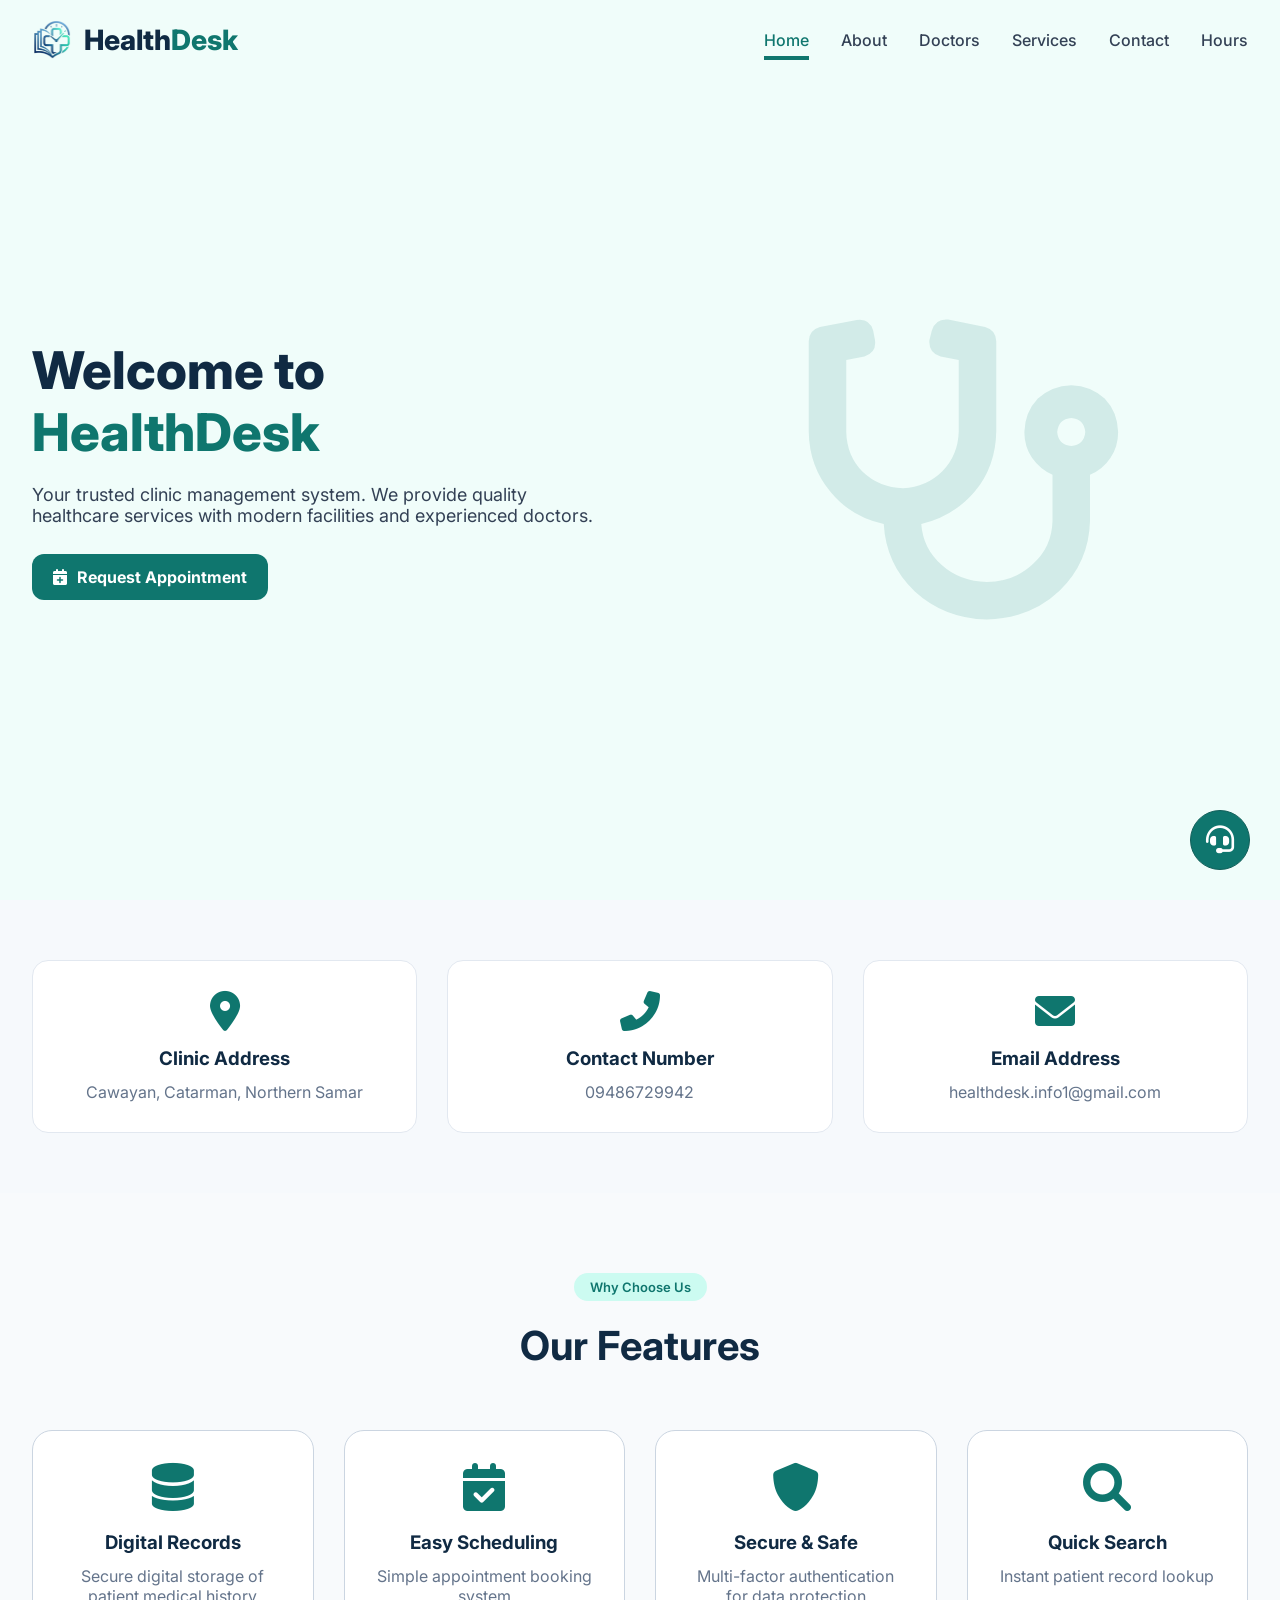
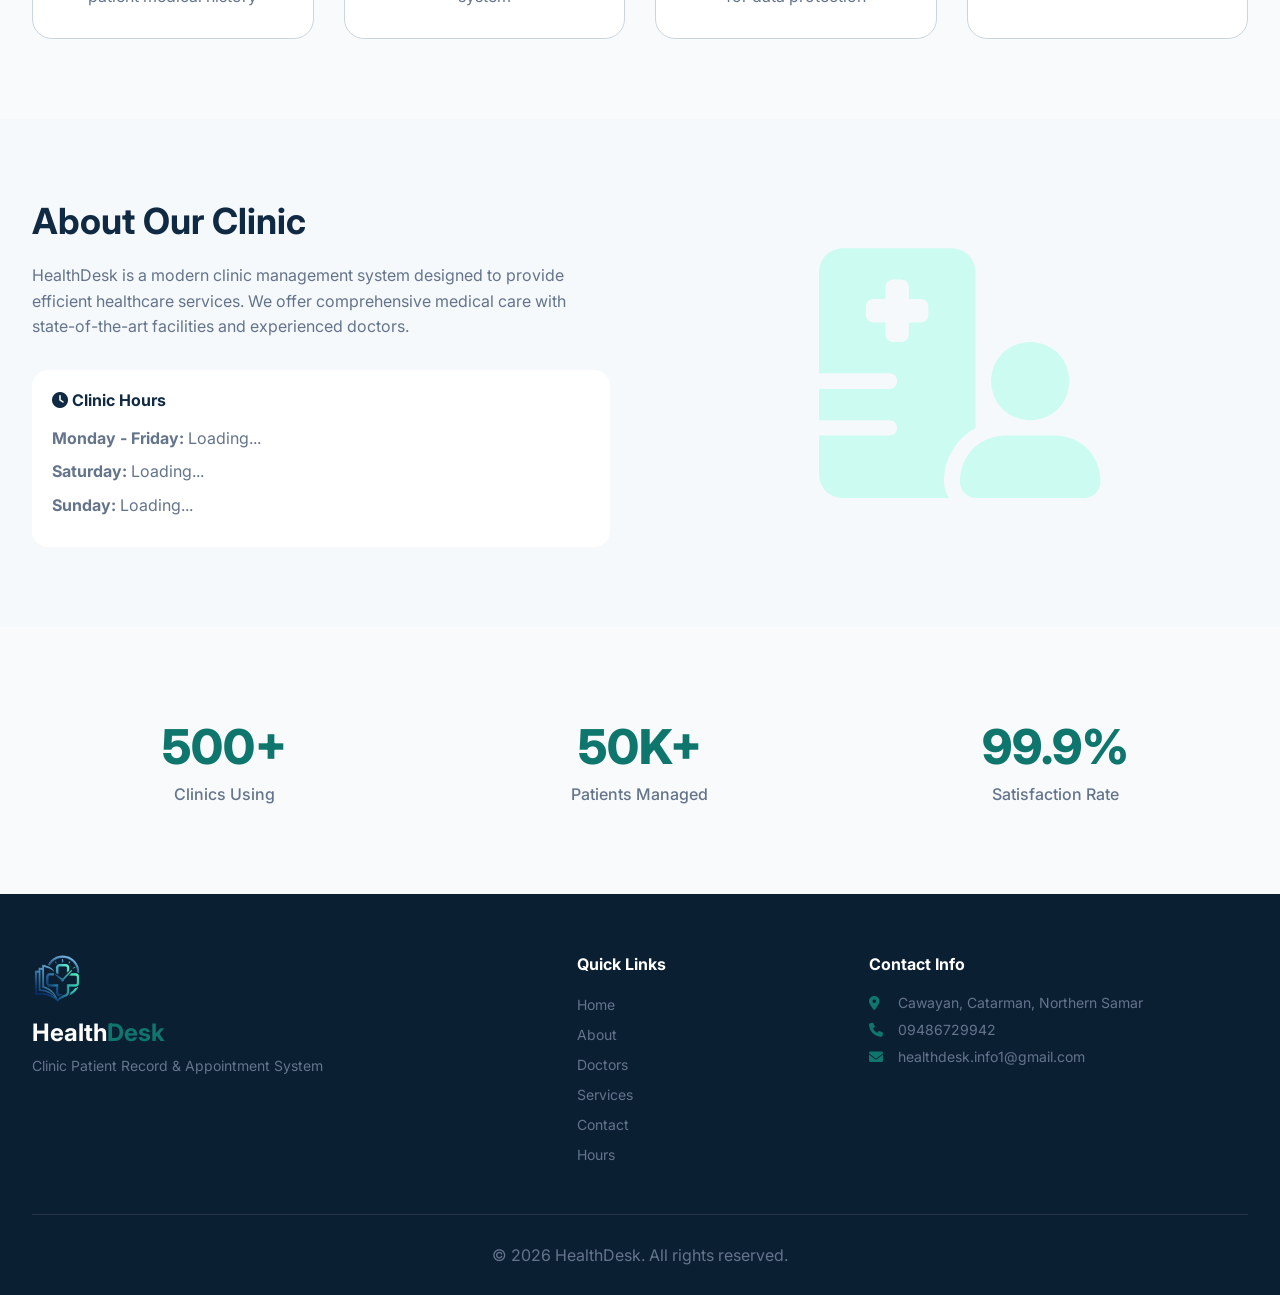
<file: src/main/resources/static/guest/index.html>
<!doctype html>
<html lang="en">
  <head>
    <meta charset="UTF-8" />
    <meta name="viewport" content="width=device-width, initial-scale=1.0" />
    <title>HealthDesk | Home</title>
    <link
      href="https://fonts.googleapis.com/css2?family=Inter:wght@300;400;500;600;700;800&display=swap"
      rel="stylesheet"
    />
    <link
      rel="stylesheet"
      href="https://cdnjs.cloudflare.com/ajax/libs/font-awesome/6.0.0-beta3/css/all.min.css"
    />
    <link rel="stylesheet" href="css/guest-style.css" />
    <link rel="stylesheet" href="css/responsive.css" />

    <style>
        .floating-cs-button {
    position: fixed;
    bottom: 30px;
    right: 30px;
    width: 60px;
    height: 60px;
    background: #0f766e;
    border-radius: 50%;
    display: flex;
    align-items: center;
    justify-content: center;
    cursor: pointer;
    z-index: 1000;
    transition: all 0.3s ease;
    border: 1px solid #115e59;
}

.floating-cs-button:hover {
    background: #115e59;
}

.cs-icon {
    color: white;
    font-size: 28px;
}

.cs-modal {
    display: none;
    position: fixed;
    bottom: 100px;
    right: 30px;
    width: 380px;
    height: min(550px, calc(100vh - 130px));
    background: white;
    border-radius: 20px;
    border: 1px solid #e2e8f0;
    z-index: 1001;
    animation: slideUp 0.3s ease;
    overflow: hidden;
    flex-direction: column;
}

@keyframes slideUp {
    from { opacity: 0; transform: translateY(50px); }
    to { opacity: 1; transform: translateY(0); }
}

.cs-modal.show {
    display: flex;
}

.cs-modal-content {
    display: flex;
    flex-direction: column;
    height: 100%;
    min-height: 0;
}

.cs-modal-header {
    background: #0f766e;
    color: white;
    padding: 20px;
    display: flex;
    align-items: center;
    gap: 12px;
    position: relative;
}

.cs-header-icon {
    width: 45px;
    height: 45px;
    background: rgba(255, 255, 255, 0.2);
    border-radius: 50%;
    display: flex;
    align-items: center;
    justify-content: center;
    font-size: 22px;
}

.cs-header-text h3 {
    font-size: 18px;
    margin: 0;
}

.cs-header-text p {
    font-size: 12px;
    margin: 4px 0 0;
    opacity: 0.9;
}

.cs-close {
    position: absolute;
    right: 15px;
    top: 15px;
    background: none;
    border: none;
    color: white;
    font-size: 28px;
    cursor: pointer;
    transition: all 0.3s;
}

.cs-close:hover {
    color: #ccfbf1;
}

.cs-modal-body {
    flex: 1;
    padding: 20px;
    display: flex;
    flex-direction: column;
    background: #f8fafc;
    min-height: 0;
}

.cs-agent-info {
    display: flex;
    align-items: center;
    gap: 12px;
    padding: 15px;
    background: white;
    border-radius: 15px;
    margin-bottom: 15px;
    border: 1px solid #e2e8f0;
    flex: 0 0 auto;
}

.cs-agent-avatar {
    width: 50px;
    height: 50px;
    background: #0f766e;
    border-radius: 50%;
    display: flex;
    align-items: center;
    justify-content: center;
    font-size: 28px;
    color: white;
}

.cs-agent-details h4 {
    font-size: 16px;
    margin: 0;
    color: #0f172a;
}

.cs-agent-details p {
    font-size: 11px;
    color: #64748b;
    margin: 2px 0;
}

.cs-online-dot {
    display: inline-block;
    width: 8px;
    height: 8px;
    background: #10b981;
    border-radius: 50%;
    margin-right: 5px;
    animation: blink 1s infinite;
}

@keyframes blink {
    0%, 100% { opacity: 1; }
    50% { opacity: 0.5; }
}

.cs-chat-messages {
    flex: 1;
    overflow-y: auto;
    margin-bottom: 15px;
    display: flex;
    flex-direction: column;
    gap: 15px;
    min-height: 130px;
    max-height: none;
    padding-right: 4px;
}

.cs-message {
    display: flex;
    flex-direction: column;
    max-width: 85%;
}

.cs-message-bot {
    align-self: flex-start;
}

.cs-message-user {
    align-self: flex-end;
}

.cs-message-bubble {
    padding: 10px 14px;
    border-radius: 15px;
    font-size: 13px;
    line-height: 1.4;
    word-wrap: break-word;
}

.cs-message-bot .cs-message-bubble {
    background: white;
    color: #0f172a;
    border-bottom-left-radius: 4px;
    border: 1px solid #e2e8f0;
}

.cs-message-user .cs-message-bubble {
    background: #0f766e;
    color: white;
    border-bottom-right-radius: 4px;
}

.cs-message-time {
    font-size: 10px;
    color: #94a3b8;
    margin-top: 4px;
    margin-left: 10px;
}

.cs-message-user .cs-message-time {
    text-align: right;
    margin-right: 10px;
}

.cs-quick-replies {
    display: flex;
    flex-wrap: wrap;
    gap: 8px;
    margin-bottom: 15px;
    flex: 0 0 auto;
}

.cs-quick-reply {
    background: white;
    border: 1px solid #cbd5e1;
    border-radius: 20px;
    padding: 6px 12px;
    font-size: 11px;
    cursor: pointer;
    transition: all 0.3s;
    color: #0f766e;
}

.cs-quick-reply:hover {
    background: #0f766e;
    color: white;
    border-color: #0f766e;
}

.cs-input-area {
    display: flex;
    gap: 10px;
    padding: 10px;
    background: white;
    border-radius: 25px;
    border: 1px solid #e2e8f0;
    flex: 0 0 auto;
}

.cs-input {
    flex: 1;
    padding: 10px 15px;
    border: 1px solid #e2e8f0;
    border-radius: 25px;
    font-size: 13px;
    outline: none;
    transition: all 0.3s;
}

.cs-input:focus {
    border-color: #0f766e;
    background: #f8fafc;
}

.cs-send-btn {
    width: 38px;
    height: 38px;
    background: #0f766e;
    border: none;
    border-radius: 50%;
    color: white;
    cursor: pointer;
    transition: all 0.3s;
}

.cs-send-btn:hover {
    background: #115e59;
}

.cs-modal-footer {
    padding: 12px 20px;
    background: white;
    border-top: 1px solid #e2e8f0;
    display: flex;
    justify-content: space-between;
    font-size: 11px;
    color: #64748b;
}

.cs-modal-footer i {
    margin-right: 5px;
    color: #0f766e;
}

@media (max-width: 480px) {
    .cs-modal {
        width: 90%;
        right: 5%;
        left: 5%;
        bottom: 80px;
        height: min(560px, calc(100vh - 105px));
    }

    .cs-modal-body {
        padding: 14px;
    }

    .cs-agent-info {
        padding: 12px;
        margin-bottom: 12px;
    }

    .cs-agent-avatar {
        width: 42px;
        height: 42px;
        font-size: 22px;
    }

    .cs-chat-messages {
        min-height: 150px;
        margin-bottom: 12px;
    }

    .cs-quick-replies {
        max-height: 70px;
        overflow-y: auto;
        margin-bottom: 10px;
    }

    .cs-input-area {
        border-radius: 18px;
    }

    .cs-modal-footer {
        display: none;
    }
}
    </style>
  </head>
  <body>
    <header class="header" id="header">
      <nav class="navbar container">
        <div class="logo">
            <img src="images/logo.png" alt="HealthDesk Logo" class="logo-img">
            <span class="logo-text">Health<span>Desk</span></span>
        </div>
        <ul class="nav-menu" id="navMenu">
          <li><a href="index.html" class="nav-link active">Home</a></li>
          <li><a href="about.html" class="nav-link">About</a></li>
          <li><a href="doctors.html" class="nav-link">Doctors</a></li>
          <li><a href="services.html" class="nav-link">Services</a></li>
          <li><a href="contact.html" class="nav-link">Contact</a></li>
          <li><a href="hours.html" class="nav-link">Hours</a></li>
        </ul>
        <div class="hamburger" id="hamburger">
          <span></span><span></span><span></span>
        </div>
      </nav>
    </header>

    <main>
      <section class="hero">
        <div class="container">
          <div class="hero-content">
            <h1>Welcome to <span class="highlight">HealthDesk</span></h1>
            <p>
              Your trusted clinic management system. We provide quality
              healthcare services with modern facilities and experienced
              doctors.
            </p>
            <div class="hero-actions">
              <a href="contact.html" class="guest-btn primary"><i class="fas fa-calendar-plus"></i> Request Appointment</a>
            </div>
          </div>
          <div class="hero-image">
            <i class="fas fa-stethoscope"></i>
          </div>
        </div>
      </section>

      <section class="info-section">
        <div class="container">
          <div class="info-grid">
            <div class="info-card">
              <i class="fas fa-map-marker-alt"></i>
              <h3>Clinic Address</h3>
              <p id="clinicAddress">Loading...</p>
            </div>
            <div class="info-card">
              <i class="fas fa-phone-alt"></i>
              <h3>Contact Number</h3>
              <p id="clinicPhone">Loading...</p>
            </div>
            <div class="info-card">
              <i class="fas fa-envelope"></i>
              <h3>Email Address</h3>
              <p id="clinicEmail">Loading...</p>
            </div>
          </div>
        </div>
      </section>

      <section class="features">
        <div class="container">
          <div class="section-header">
            <span class="section-badge">Why Choose Us</span>
            <h2>Our Features</h2>
          </div>
          <div class="features-grid">
            <div class="feature-card">
              <i class="fas fa-database"></i>
              <h3>Digital Records</h3>
              <p>Secure digital storage of patient medical history</p>
            </div>
            <div class="feature-card">
              <i class="fas fa-calendar-check"></i>
              <h3>Easy Scheduling</h3>
              <p>Simple appointment booking system</p>
            </div>
            <div class="feature-card">
              <i class="fas fa-shield-alt"></i>
              <h3>Secure & Safe</h3>
              <p>Multi-factor authentication for data protection</p>
            </div>
            <div class="feature-card">
              <i class="fas fa-search"></i>
              <h3>Quick Search</h3>
              <p>Instant patient record lookup</p>
            </div>
          </div>
        </div>
      </section>

      <!-- Customer Support Chat Modal -->
      <div class="floating-cs-button" id="floatingCsButton">
        <div class="cs-icon">
          <i class="fas fa-headset"></i>
        </div>
      </div>

      <div class="cs-modal" id="csModal">
        <div class="cs-modal-content">
          <div class="cs-modal-header">
            <div class="cs-header-icon">
              <i class="fas fa-headset"></i>
            </div>
            <div class="cs-header-text">
              <h3>Customer Support</h3>
              <p>We're here to help!</p>
            </div>
            <button class="cs-close" id="csClose">&times;</button>
          </div>
          
          <div class="cs-modal-body" id="csModalBody">
            <div class="cs-agent-info">
              <div class="cs-agent-avatar">
                <i class="fas fa-user-circle"></i>
              </div>
              <div class="cs-agent-details">
                <h4>Support Team</h4>
                <p>Typically replies in under 5 minutes</p>
                <span class="cs-online-dot"></span> Online
              </div>
            </div>
            
            <div class="cs-chat-messages" id="csChatMessages">
              <div class="cs-message cs-message-bot">
                <div class="cs-message-bubble">
                  Hello! Welcome to HealthDesk! How can we help you today?
                </div>
                <span class="cs-message-time">Just now</span>
              </div>
            </div>
            
            <div class="cs-quick-replies">
              <button class="cs-quick-reply" data-message="I want to schedule an appointment">Schedule Appointment</button>
              <button class="cs-quick-reply" data-message="I have a question about my medical records">Medical Records</button>
              <button class="cs-quick-reply" data-message="What are your clinic hours?">Clinic Hours</button>
              <button class="cs-quick-reply" data-message="How do I contact the doctor?">Contact Doctor</button>
            </div>
            
            <div class="cs-input-area">
              <input type="text" id="csMessageInput" placeholder="Type your message here..." class="cs-input">
              <button id="csSendBtn" class="cs-send-btn">
                <i class="fas fa-paper-plane"></i>
              </button>
            </div>
          </div>
          
          <div class="cs-modal-footer">
            <p><i class="fas fa-clock"></i> Available 24/7</p>
            <p><i class="fas fa-phone-alt"></i> Emergency: 09486729942</p>
          </div>
        </div>
      </div>

      <section class="about-preview">
        <div class="container">
          <div class="about-content">
            <div class="about-text">
              <h2>About Our Clinic</h2>
              <p>
                HealthDesk is a modern clinic management system designed to
                provide efficient healthcare services. We offer comprehensive
                medical care with state-of-the-art facilities and experienced
                doctors.
              </p>
              <div class="clinic-hours">
                <h4><i class="fas fa-clock"></i> Clinic Hours</h4>
                <p>
                  <strong>Monday - Friday:</strong>
                  <span id="hoursWeekday">Loading...</span>
                </p>
                <p>
                  <strong>Saturday:</strong>
                  <span id="hoursSaturday">Loading...</span>
                </p>
                <p>
                  <strong>Sunday:</strong>
                  <span id="hoursSunday">Loading...</span>
                </p>
              </div>
            </div>
            <div class="about-image">
              <i class="fas fa-hospital-user"></i>
            </div>
          </div>
        </div>
      </section>

      <section class="stats-section">
        <div class="container">
          <div class="stats-grid">
            <div class="stat-card">
              <span class="stat-number">500+</span>
              <p>Clinics Using</p>
            </div>
            <div class="stat-card">
              <span class="stat-number">50K+</span>
              <p>Patients Managed</p>
            </div>
            <div class="stat-card">
              <span class="stat-number">99.9%</span>
              <p>Satisfaction Rate</p>
            </div>
          </div>
        </div>
      </section>
    </main>

    <footer class="footer">
      <div class="container">
        <div class="footer-content">
          <div class="footer-brand">
    <img src="images/logo.png" alt="HealthDesk Logo" class="footer-logo-img">
    <h2>Health<span>Desk</span></h2>
    <p>Clinic Patient Record & Appointment System</p>
</div>
          <div class="footer-links">
            <h4>Quick Links</h4>
            <ul>
              <li><a href="index.html">Home</a></li>
              <li><a href="about.html">About</a></li>
              <li><a href="doctors.html">Doctors</a></li>
              <li><a href="services.html">Services</a></li>
              <li><a href="contact.html">Contact</a></li>
              <li><a href="hours.html">Hours</a></li>

            </ul>
          </div>
          <div class="footer-info">
            <h4>Contact Info</h4>
            <p><i class="fas fa-map-marker-alt"></i> Cawayan, Catarman, Northern Samar</p>
            <p><i class="fas fa-phone"></i> 09486729942</p>
            <p><i class="fas fa-envelope"></i> healthdesk.info1@gmail.com</p>
          </div>
        </div>
        <div class="footer-bottom">
          <p>&copy; 2026 HealthDesk. All rights reserved.</p>
        </div>
      </div>
    </footer>

    <script src="js/runtime-config.js"></script>
    <script src="js/api.js"></script>
    <script src="js/guest.js"></script>
    <script src="js/components.js"></script>
  </body>
</html>
</file>
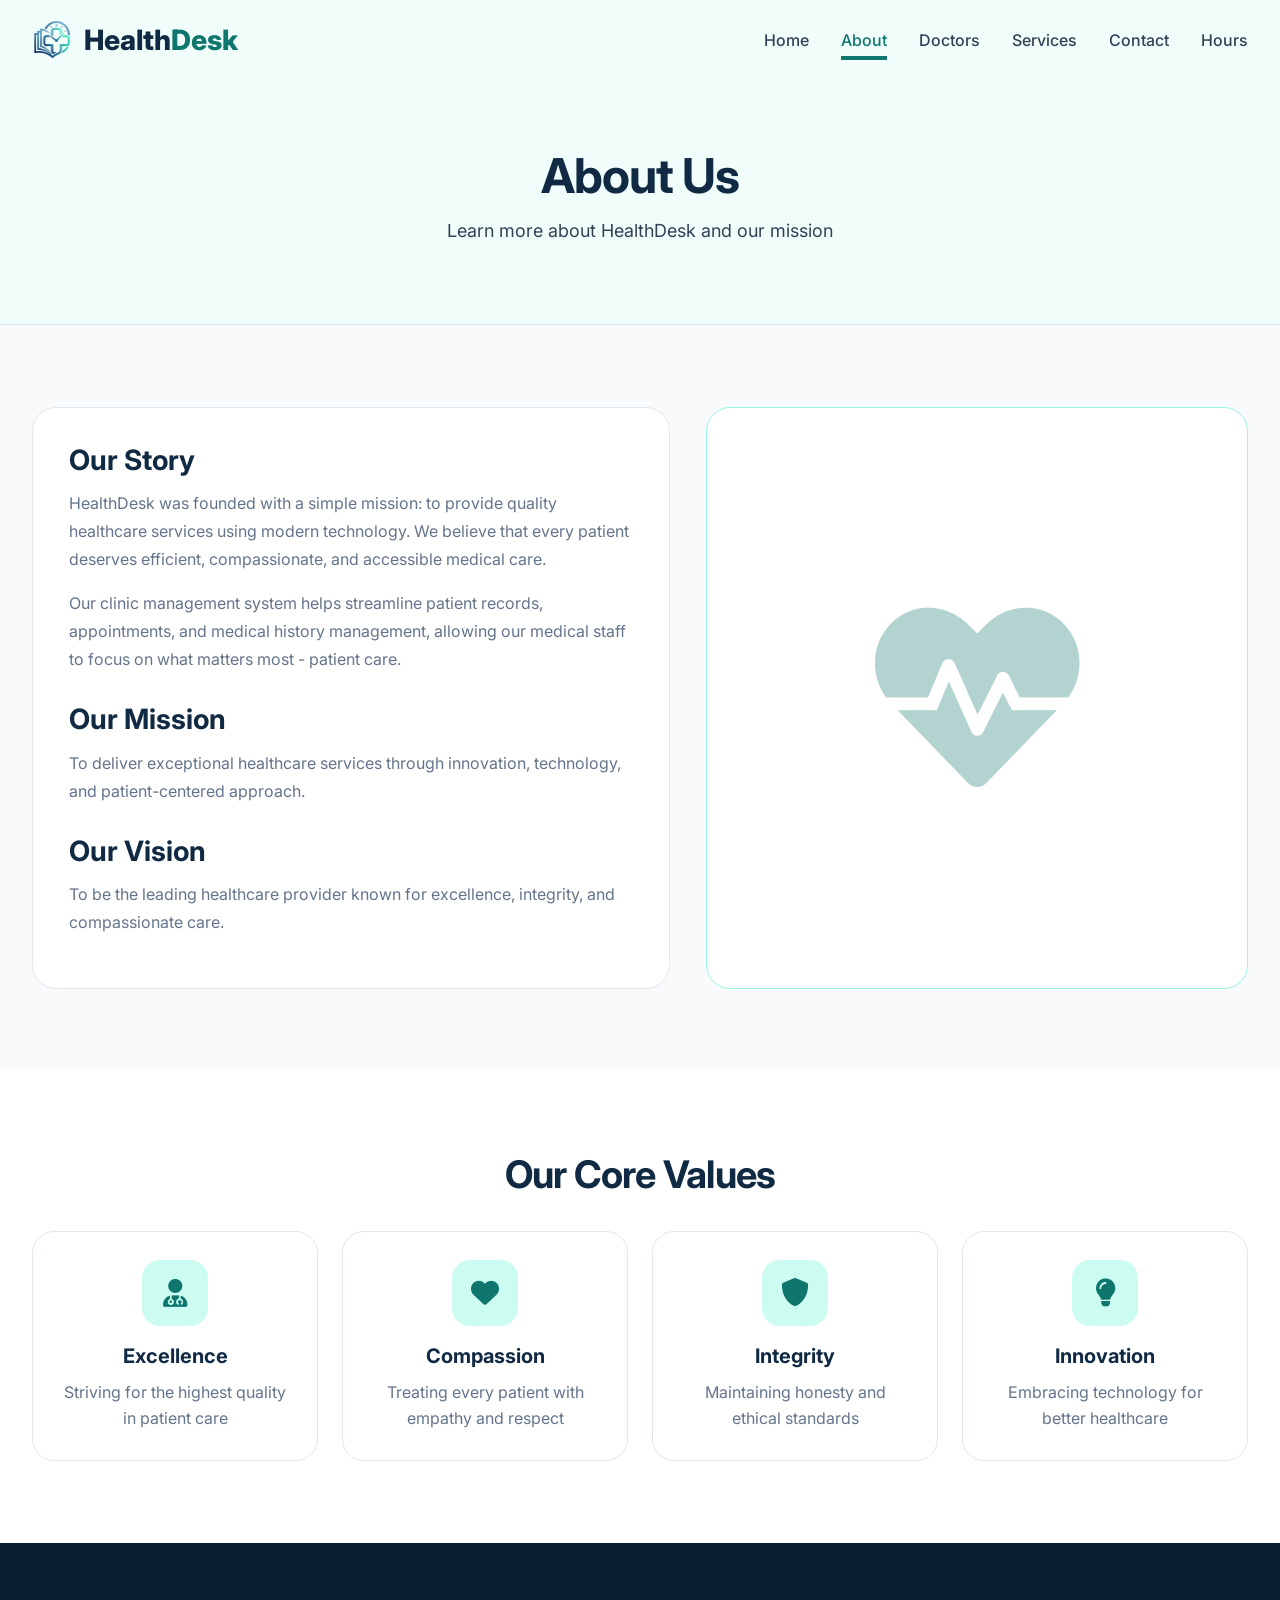
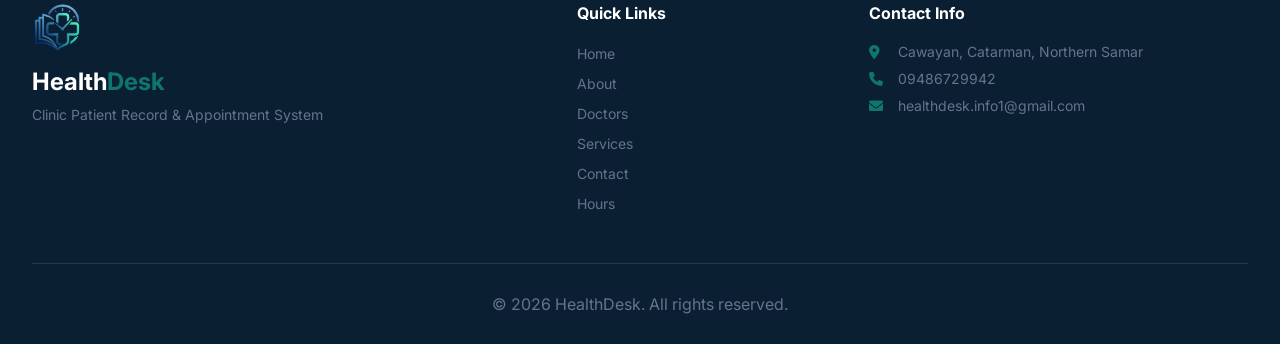
<file: src/main/resources/static/guest/about.html>
<!doctype html>
<html lang="en">
  <head>
    <meta charset="UTF-8" />
    <meta name="viewport" content="width=device-width, initial-scale=1.0" />
    <title>HealthDesk | About Us</title>
    <link
      href="https://fonts.googleapis.com/css2?family=Inter:wght@300;400;500;600;700;800&display=swap"
      rel="stylesheet"
    />
    <link
      rel="stylesheet"
      href="https://cdnjs.cloudflare.com/ajax/libs/font-awesome/6.0.0-beta3/css/all.min.css"
    />
    <link rel="stylesheet" href="css/guest-style.css" />
    <link rel="stylesheet" href="css/responsive.css" />
  </head>
  <body>
    <header class="header" id="header">
      <nav class="navbar container">
        <div class="logo">
          <img
            src="images/logo.png"
            alt="HealthDesk Logo"
            class="logo-img"
          />
          <span class="logo-text">Health<span>Desk</span></span>
        </div>
        <ul class="nav-menu" id="navMenu">
          <li><a href="index.html" class="nav-link">Home</a></li>
          <li><a href="about.html" class="nav-link active">About</a></li>
          <li><a href="doctors.html" class="nav-link">Doctors</a></li>
          <li><a href="services.html" class="nav-link">Services</a></li>
          <li><a href="contact.html" class="nav-link">Contact</a></li>
          <li><a href="hours.html" class="nav-link">Hours</a></li>

        </ul>
        <div class="hamburger" id="hamburger">
          <span></span><span></span><span></span>
        </div>
      </nav>
    </header>

    <main>
      <section class="page-hero">
        <div class="container">
          <h1>About Us</h1>
          <p>Learn more about HealthDesk and our mission</p>
        </div>
      </section>

      <section class="about-main">
        <div class="container">
          <div class="about-grid">
            <div class="about-text">
              <h2>Our Story</h2>
              <p>
                HealthDesk was founded with a simple mission: to provide quality
                healthcare services using modern technology. We believe that
                every patient deserves efficient, compassionate, and accessible
                medical care.
              </p>
              <p>
                Our clinic management system helps streamline patient records,
                appointments, and medical history management, allowing our
                medical staff to focus on what matters most - patient care.
              </p>
              <h2>Our Mission</h2>
              <p>
                To deliver exceptional healthcare services through innovation,
                technology, and patient-centered approach.
              </p>
              <h2>Our Vision</h2>
              <p>
                To be the leading healthcare provider known for excellence,
                integrity, and compassionate care.
              </p>
            </div>
            <div class="about-image">
              <i class="fas fa-heartbeat"></i>
            </div>
          </div>
        </div>
      </section>

      <section class="values">
        <div class="container">
          <h2>Our Core Values</h2>
          <div class="values-grid">
            <div class="value-card">
              <i class="fas fa-user-md"></i>
              <h3>Excellence</h3>
              <p>Striving for the highest quality in patient care</p>
            </div>
            <div class="value-card">
              <i class="fas fa-heart"></i>
              <h3>Compassion</h3>
              <p>Treating every patient with empathy and respect</p>
            </div>
            <div class="value-card">
              <i class="fas fa-shield-alt"></i>
              <h3>Integrity</h3>
              <p>Maintaining honesty and ethical standards</p>
            </div>
            <div class="value-card">
              <i class="fas fa-lightbulb"></i>
              <h3>Innovation</h3>
              <p>Embracing technology for better healthcare</p>
            </div>
          </div>
        </div>
      </section>
    </main>

    <footer class="footer">
      <div class="container">
        <div class="footer-content">
          <div class="footer-brand">
            <img src="images/logo.png" alt="HealthDesk Logo" class="footer-logo-img">
            <h2>Health<span>Desk</span></h2>
            <p>Clinic Patient Record &amp; Appointment System</p>
          </div>
          <div class="footer-links">
            <h4>Quick Links</h4>
            <ul>
              <li><a href="index.html">Home</a></li>
              <li><a href="about.html">About</a></li>
              <li><a href="doctors.html">Doctors</a></li>
              <li><a href="services.html">Services</a></li>
              <li><a href="contact.html">Contact</a></li>
              <li><a href="hours.html">Hours</a></li>
            </ul>
          </div>
          <div class="footer-info">
            <h4>Contact Info</h4>
            <p><i class="fas fa-map-marker-alt"></i> Cawayan, Catarman, Northern Samar</p>
            <p><i class="fas fa-phone"></i> 09486729942</p>
            <p><i class="fas fa-envelope"></i> healthdesk.info1@gmail.com</p>
          </div>
        </div>
        <div class="footer-bottom">
          <p>&copy; 2026 HealthDesk. All rights reserved.</p>
        </div>
      </div>
    </footer>

    <script src="js/runtime-config.js"></script>
    <script src="js/api.js"></script>
    <script src="js/guest.js"></script>
    <script src="js/components.js"></script>
  </body>
</html>
</file>
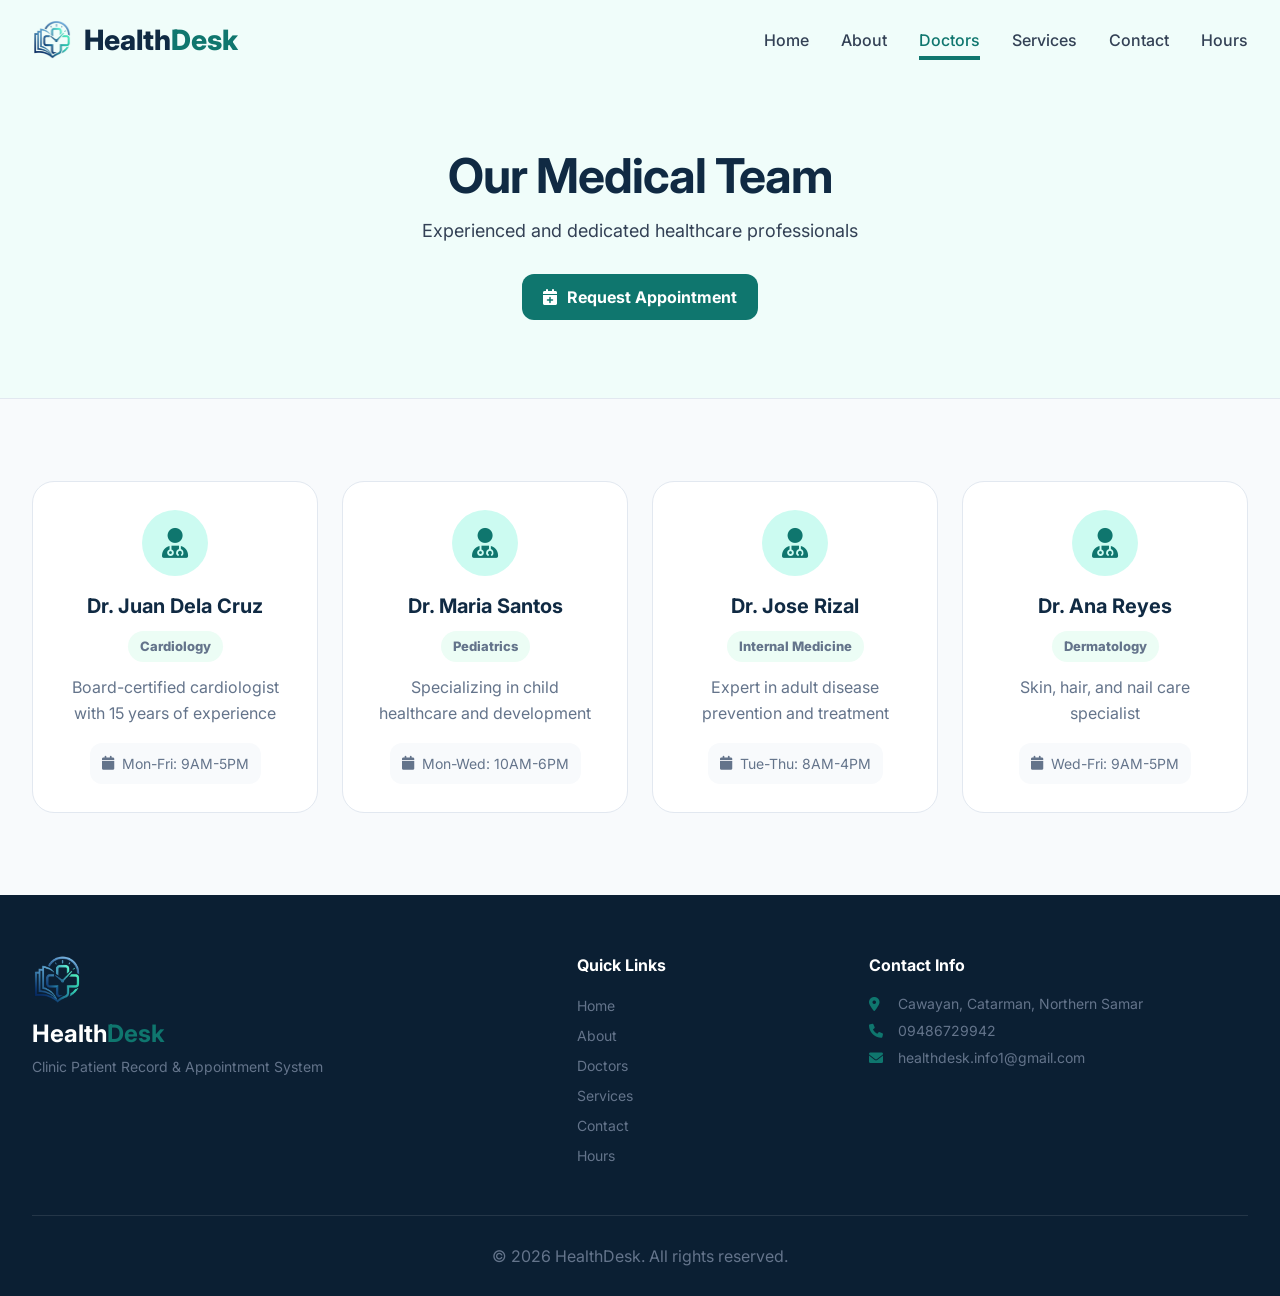
<file: src/main/resources/static/guest/doctors.html>
<!doctype html>
<html lang="en">
  <head>
    <meta charset="UTF-8" />
    <meta name="viewport" content="width=device-width, initial-scale=1.0" />
    <title>HealthDesk | Our Doctors</title>
    <link
      href="https://fonts.googleapis.com/css2?family=Inter:wght@300;400;500;600;700;800&display=swap"
      rel="stylesheet"
    />
    <link
      rel="stylesheet"
      href="https://cdnjs.cloudflare.com/ajax/libs/font-awesome/6.0.0-beta3/css/all.min.css"
    />
    <link rel="stylesheet" href="css/guest-style.css" />
    <link rel="stylesheet" href="css/responsive.css" />

  </head>
  <body>
    <header class="header" id="header">
      <nav class="navbar container">
        <div class="logo">
            <img src="images/logo.png" alt="HealthDesk Logo" class="logo-img">
            <span class="logo-text">Health<span>Desk</span></span>
        </div>
        <ul class="nav-menu" id="navMenu">
          <li><a href="index.html" class="nav-link">Home</a></li>
          <li><a href="about.html" class="nav-link">About</a></li>
          <li>
            <a href="doctors.html" class="nav-link active">Doctors</a>
          </li>
          <li><a href="services.html" class="nav-link">Services</a></li>
          <li><a href="contact.html" class="nav-link">Contact</a></li>
          <li><a href="hours.html" class="nav-link">Hours</a></li>

        </ul>
        <div class="hamburger" id="hamburger">
          <span></span><span></span><span></span>
        </div>
      </nav>
    </header>

    <main>
      <section class="page-hero">
        <div class="container">
          <h1>Our Medical Team</h1>
          <p>Experienced and dedicated healthcare professionals</p>
          <div class="page-actions">
            <a href="contact.html" class="guest-btn primary"><i class="fas fa-calendar-plus"></i> Request Appointment</a>
          </div>
        </div>
      </section>

      <section class="doctors-section">
        <div class="container">
          <div class="doctors-grid" id="doctorsGrid">
            <div class="doctor-card">
              <div class="doctor-avatar"><i class="fas fa-user-md"></i></div>
              <h3 class="doctor-name">Dr. Juan Dela Cruz</h3>
              <p class="doctor-specialty">Cardiology</p>
              <p>Board-certified cardiologist with 15 years of experience</p>
              <p class="doctor-schedule">
                <i class="fas fa-calendar"></i> Mon-Fri: 9AM-5PM
              </p>
            </div>
            <div class="doctor-card">
              <div class="doctor-avatar"><i class="fas fa-user-md"></i></div>
              <h3 class="doctor-name">Dr. Maria Santos</h3>
              <p class="doctor-specialty">Pediatrics</p>
              <p>Specializing in child healthcare and development</p>
              <p class="doctor-schedule">
                <i class="fas fa-calendar"></i> Mon-Wed: 10AM-6PM
              </p>
            </div>
            <div class="doctor-card">
              <div class="doctor-avatar"><i class="fas fa-user-md"></i></div>
              <h3 class="doctor-name">Dr. Jose Rizal</h3>
              <p class="doctor-specialty">Internal Medicine</p>
              <p>Expert in adult disease prevention and treatment</p>
              <p class="doctor-schedule">
                <i class="fas fa-calendar"></i> Tue-Thu: 8AM-4PM
              </p>
            </div>
            <div class="doctor-card">
              <div class="doctor-avatar"><i class="fas fa-user-md"></i></div>
              <h3 class="doctor-name">Dr. Ana Reyes</h3>
              <p class="doctor-specialty">Dermatology</p>
              <p>Skin, hair, and nail care specialist</p>
              <p class="doctor-schedule">
                <i class="fas fa-calendar"></i> Wed-Fri: 9AM-5PM
              </p>
            </div>
          </div>
        </div>
      </section>
    </main>

    <footer class="footer">
      <div class="container">
        <div class="footer-content">
          <div class="footer-brand">
            <img src="images/logo.png" alt="HealthDesk Logo" class="footer-logo-img">
            <h2>Health<span>Desk</span></h2>
            <p>Clinic Patient Record &amp; Appointment System</p>
          </div>
          <div class="footer-links">
            <h4>Quick Links</h4>
            <ul>
              <li><a href="index.html">Home</a></li>
              <li><a href="about.html">About</a></li>
              <li><a href="doctors.html">Doctors</a></li>
              <li><a href="services.html">Services</a></li>
              <li><a href="contact.html">Contact</a></li>
              <li><a href="hours.html">Hours</a></li>
            </ul>
          </div>
          <div class="footer-info">
            <h4>Contact Info</h4>
            <p><i class="fas fa-map-marker-alt"></i> Cawayan, Catarman, Northern Samar</p>
            <p><i class="fas fa-phone"></i> 09486729942</p>
            <p><i class="fas fa-envelope"></i> healthdesk.info1@gmail.com</p>
          </div>
        </div>
        <div class="footer-bottom">
          <p>&copy; 2026 HealthDesk. All rights reserved.</p>
        </div>
      </div>
    </footer>

    <script src="js/runtime-config.js"></script>
    <script src="js/api.js"></script>
    <script src="js/guest.js"></script>
    <script src="js/components.js"></script>
  </body>
</html>
</file>
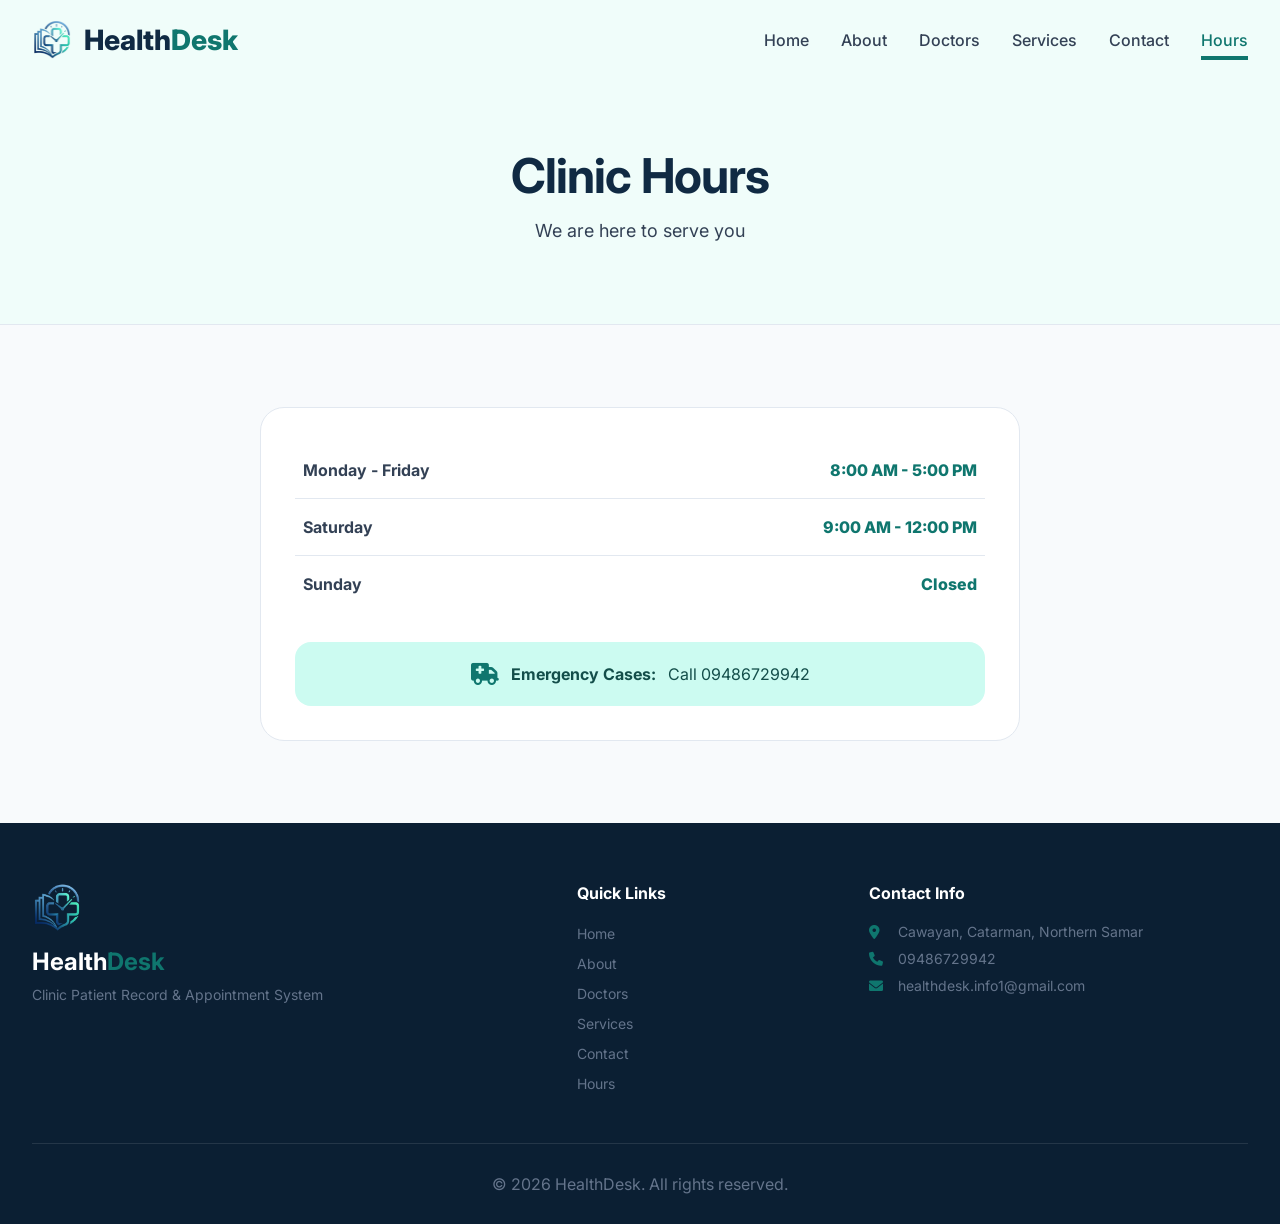
<file: src/main/resources/static/guest/hours.html>
<!doctype html>
<html lang="en">
  <head>
    <meta charset="UTF-8" />
    <meta name="viewport" content="width=device-width, initial-scale=1.0" />
    <title>HealthDesk | Clinic Hours</title>
    <link
      href="https://fonts.googleapis.com/css2?family=Inter:wght@300;400;500;600;700;800&display=swap"
      rel="stylesheet"
    />
    <link
      rel="stylesheet"
      href="https://cdnjs.cloudflare.com/ajax/libs/font-awesome/6.0.0-beta3/css/all.min.css"
    />
    <link rel="stylesheet" href="css/guest-style.css" />
    <link rel="stylesheet" href="css/responsive.css" />

  </head>
  <body>
    <header class="header" id="header">
      <nav class="navbar container">
        <div class="logo">
            <img src="images/logo.png" alt="HealthDesk Logo" class="logo-img">
            <span class="logo-text">Health<span>Desk</span></span>
        </div>
        <ul class="nav-menu" id="navMenu">
          <li><a href="index.html" class="nav-link">Home</a></li>
          <li><a href="about.html" class="nav-link">About</a></li>
          <li><a href="doctors.html" class="nav-link">Doctors</a></li>
          <li><a href="services.html" class="nav-link">Services</a></li>
          <li><a href="contact.html" class="nav-link">Contact</a></li>
          <li><a href="hours.html" class="nav-link active">Hours</a></li>

        </ul>
        <div class="hamburger" id="hamburger">
          <span></span><span></span><span></span>
        </div>
      </nav>
    </header>

    <main>
      <section class="page-hero">
        <div class="container">
          <h1>Clinic Hours</h1>
          <p>We are here to serve you</p>
        </div>
      </section>

      <section class="hours-container">
        <div class="container">
          <div class="hours-card">
            <table class="hours-table">
              <tr>
                <td>Monday - Friday</td>
                <td id="hoursWeekday">8:00 AM - 5:00 PM</td>
              </tr>
              <tr>
                <td>Saturday</td>
                <td id="hoursSaturday">9:00 AM - 12:00 PM</td>
              </tr>
              <tr>
                <td>Sunday</td>
                <td id="hoursSunday">Closed</td>
              </tr>
            </table>
            <div class="emergency-note">
              <i class="fas fa-ambulance"></i>
              <strong>Emergency Cases:</strong> Call 09486729942
            </div>
          </div>
        </div>
      </section>
    </main>

    <footer class="footer">
      <div class="container">
        <div class="footer-content">
          <div class="footer-brand">
              <img src="images/logo.png" alt="HealthDesk Logo" class="footer-logo-img">
              <h2>Health<span>Desk</span></h2>
              <p>Clinic Patient Record & Appointment System</p>
            </div>
          <div class="footer-links">
            <h4>Quick Links</h4>
            <ul>
              <li><a href="index.html">Home</a></li>
              <li><a href="about.html">About</a></li>
              <li><a href="doctors.html">Doctors</a></li>
              <li><a href="services.html">Services</a></li>
              <li><a href="contact.html">Contact</a></li>
              <li><a href="hours.html">Hours</a></li>

            </ul>
          </div>
          <div class="footer-info">
            <h4>Contact Info</h4>
            <p><i class="fas fa-map-marker-alt"></i> Cawayan, Catarman, Northern Samar</p>
            <p><i class="fas fa-phone"></i> 09486729942</p>
            <p><i class="fas fa-envelope"></i> healthdesk.info1@gmail.com</p>
          </div>
        </div>
        <div class="footer-bottom">
          <p>&copy; 2026 HealthDesk. All rights reserved.</p>
        </div>
      </div>
    </footer>

    <script src="js/runtime-config.js"></script>
    <script src="js/api.js"></script>
    <script src="js/guest.js"></script>
    <script src="js/components.js"></script>
  </body>
</html>
</file>
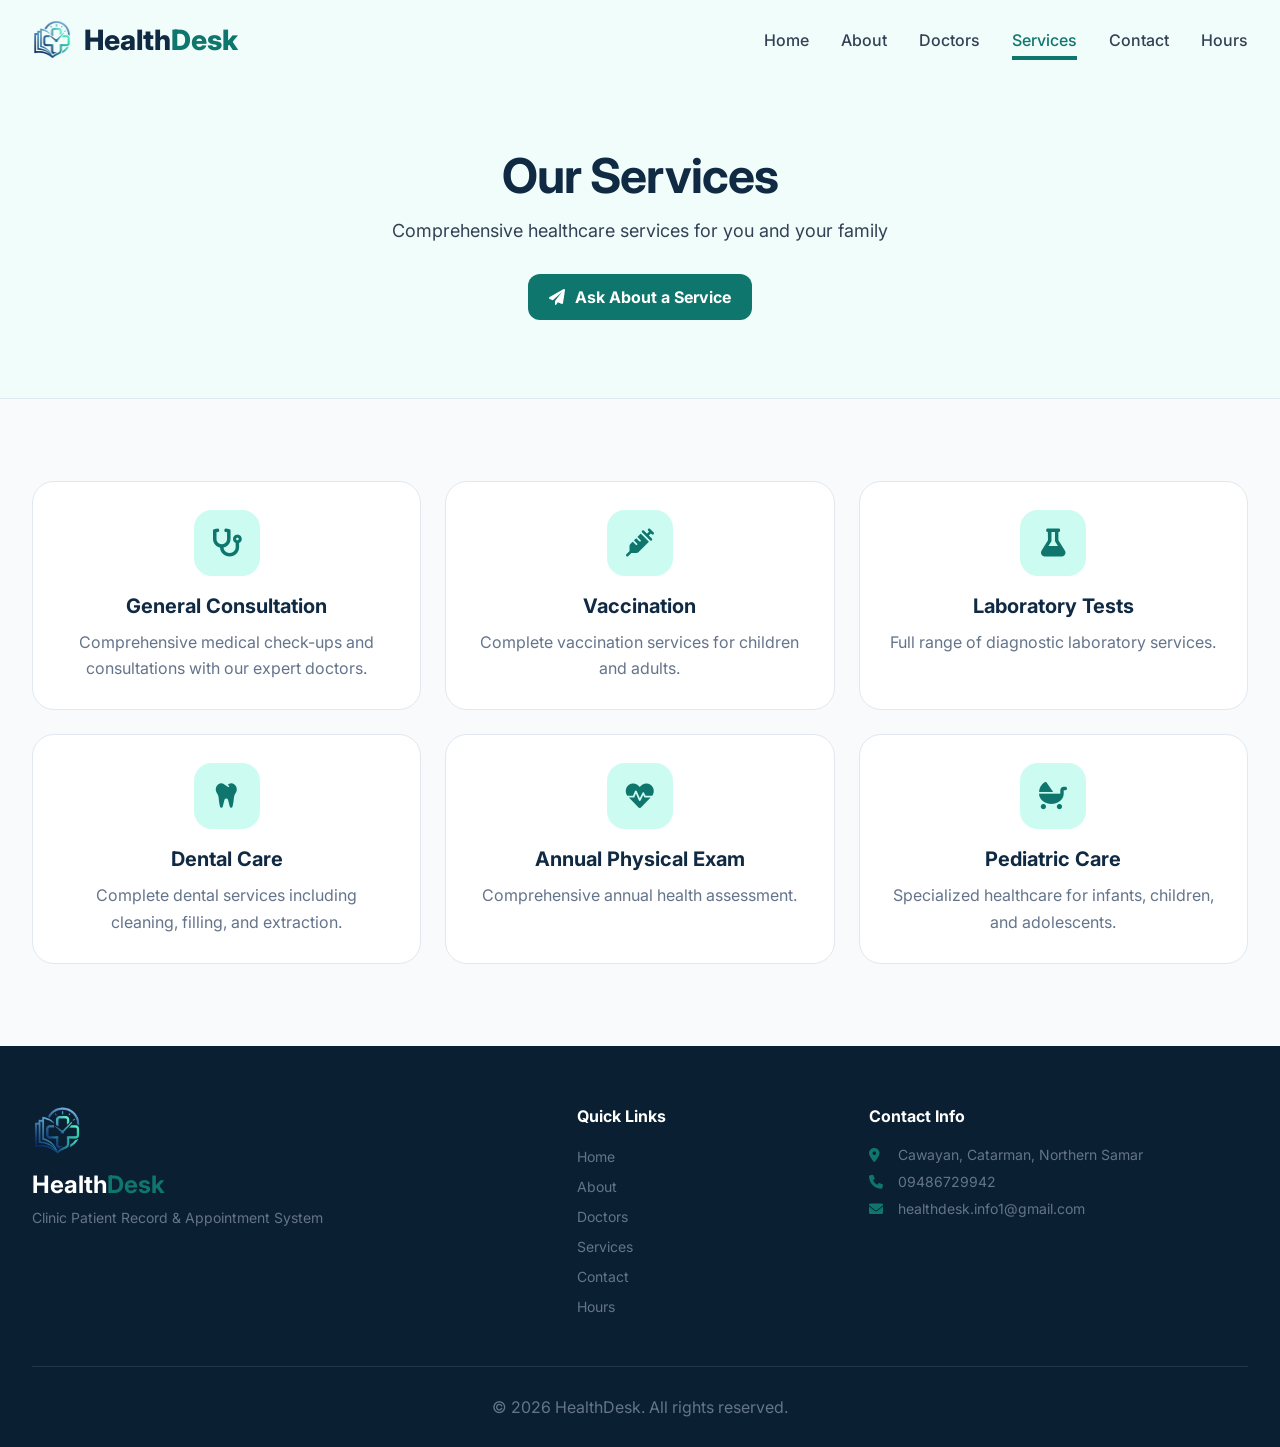
<file: src/main/resources/static/guest/services.html>
<!doctype html>
<html lang="en">
  <head>
    <meta charset="UTF-8" />
    <meta name="viewport" content="width=device-width, initial-scale=1.0" />
    <title>HealthDesk | Our Services</title>
    <link
      href="https://fonts.googleapis.com/css2?family=Inter:wght@300;400;500;600;700;800&display=swap"
      rel="stylesheet"
    />
    <link
      rel="stylesheet"
      href="https://cdnjs.cloudflare.com/ajax/libs/font-awesome/6.0.0-beta3/css/all.min.css"
    />
    <link rel="stylesheet" href="css/guest-style.css" />
    <link rel="stylesheet" href="css/responsive.css" />

  </head>
  <body>
    <header class="header" id="header">
      <nav class="navbar container">
        <div class="logo">
            <img src="images/logo.png" alt="HealthDesk Logo" class="logo-img">
            <span class="logo-text">Health<span>Desk</span></span>
        </div>
        <ul class="nav-menu" id="navMenu">
          <li><a href="index.html" class="nav-link">Home</a></li>
          <li><a href="about.html" class="nav-link">About</a></li>
          <li><a href="doctors.html" class="nav-link">Doctors</a></li>
          <li>
            <a href="services.html" class="nav-link active">Services</a>
          </li>
          <li><a href="contact.html" class="nav-link">Contact</a></li>
          <li><a href="hours.html" class="nav-link">Hours</a></li>

        </ul>
        <div class="hamburger" id="hamburger">
          <span></span><span></span><span></span>
        </div>
      </nav>
    </header>

    <main>
      <section class="page-hero">
        <div class="container">
          <h1>Our Services</h1>
          <p>Comprehensive healthcare services for you and your family</p>
          <div class="page-actions">
            <a href="contact.html" class="guest-btn primary"><i class="fas fa-paper-plane"></i> Ask About a Service</a>
          </div>
        </div>
      </section>

      <section class="services-section">
        <div class="container">
          <div class="services-grid" id="servicesGrid">
            <div class="service-card">
              <i class="fas fa-stethoscope service-icon"></i>
              <h3>General Consultation</h3>
              <p>
                Comprehensive medical check-ups and consultations with our
                expert doctors.
              </p>
            </div>
            <div class="service-card">
              <i class="fas fa-syringe service-icon"></i>
              <h3>Vaccination</h3>
              <p>Complete vaccination services for children and adults.</p>
            </div>
            <div class="service-card">
              <i class="fas fa-flask service-icon"></i>
              <h3>Laboratory Tests</h3>
              <p>Full range of diagnostic laboratory services.</p>
            </div>
            <div class="service-card">
              <i class="fas fa-tooth service-icon"></i>
              <h3>Dental Care</h3>
              <p>
                Complete dental services including cleaning, filling, and
                extraction.
              </p>
            </div>
            <div class="service-card">
              <i class="fas fa-heartbeat service-icon"></i>
              <h3>Annual Physical Exam</h3>
              <p>Comprehensive annual health assessment.</p>
            </div>
            <div class="service-card">
              <i class="fas fa-baby-carriage service-icon"></i>
              <h3>Pediatric Care</h3>
              <p>
                Specialized healthcare for infants, children, and adolescents.
              </p>
            </div>
          </div>
        </div>
      </section>
    </main>

    <footer class="footer">
      <div class="container">
        <div class="footer-content">
          <div class="footer-brand">
            <img src="images/logo.png" alt="HealthDesk Logo" class="footer-logo-img">
            <h2>Health<span>Desk</span></h2>
            <p>Clinic Patient Record &amp; Appointment System</p>
          </div>
          <div class="footer-links">
            <h4>Quick Links</h4>
            <ul>
              <li><a href="index.html">Home</a></li>
              <li><a href="about.html">About</a></li>
              <li><a href="doctors.html">Doctors</a></li>
              <li><a href="services.html">Services</a></li>
              <li><a href="contact.html">Contact</a></li>
              <li><a href="hours.html">Hours</a></li>
            </ul>
          </div>
          <div class="footer-info">
            <h4>Contact Info</h4>
            <p><i class="fas fa-map-marker-alt"></i> Cawayan, Catarman, Northern Samar</p>
            <p><i class="fas fa-phone"></i> 09486729942</p>
            <p><i class="fas fa-envelope"></i> healthdesk.info1@gmail.com</p>
          </div>
        </div>
        <div class="footer-bottom">
          <p>&copy; 2026 HealthDesk. All rights reserved.</p>
        </div>
      </div>
    </footer>

    <script src="js/runtime-config.js"></script>
    <script src="js/api.js"></script>
    <script src="js/guest.js"></script>
    <script src="js/components.js"></script>
  </body>
</html>
</file>
<file: src/main/resources/static/guest/css/guest-style.css>
:root {
    --primary: #0f766e;
    --primary-dark: #115e59;
    --primary-light: #ccfbf1;
    --accent: #2563eb;
    --accent-soft: #dbeafe;
    --dark: #102a43;
    --gray-700: #334155;
    --gray-500: #64748b;
    --gray-300: #cbd5e1;
    --gray-100: #f6f9fc;
    --white: #ffffff;
    --shadow-sm: none;
    --shadow-md: none;
    --shadow-lg: none;
}

* {
    margin: 0;
    padding: 0;
    box-sizing: border-box;
}

body {
    font-family: 'Inter', sans-serif;
    color: var(--dark);
    background: #f8fafc;
}

.container {
    max-width: 1280px;
    margin: 0 auto;
    padding: 0 32px;
}

.header {
    position: fixed;
    top: 0;
    width: 100%;
    z-index: 1000;
    transition: all 0.3s ease;
    background: transparent;
    padding: 20px 0;
}

.header.scrolled {
    background: rgba(255,255,255,0.98);
    border-bottom: 1px solid #e2e8f0;
    padding: 12px 0;
}

.navbar {
    display: flex;
    justify-content: space-between;
    align-items: center;
}

.logo-text {
    font-size: 28px;
    font-weight: 800;
    color: var(--dark);
}

.logo-text span {
    color: var(--primary);
}

.nav-menu {
    display: flex;
    gap: 32px;
    list-style: none;
}

.nav-link {
    text-decoration: none;
    color: var(--gray-700);
    font-weight: 500;
    transition: all 0.3s ease;
    padding: 8px 0;
}

.nav-link:hover {
    color: var(--primary);
}

.nav-link.active {
    color: var(--primary);
    border-bottom: 2px solid var(--primary);
}

.hamburger {
    display: none;
    flex-direction: column;
    gap: 6px;
    cursor: pointer;
}

.hamburger span {
    width: 28px;
    height: 2px;
    background: var(--dark);
    transition: all 0.3s ease;
}

.hero {
    min-height: 100vh;
    display: flex;
    align-items: center;
    background: #f0fdfa;
    padding: 120px 0 80px;
}

.hero .container {
    display: grid;
    grid-template-columns: 1fr 1fr;
    gap: 60px;
    align-items: center;
}

.hero-content h1 {
    font-size: 52px;
    font-weight: 800;
    line-height: 1.2;
    margin-bottom: 20px;
}

.hero-content .highlight {
    color: var(--primary);
}

.hero-content p {
    font-size: 18px;
    color: var(--gray-700);
}

.hero-actions,
.page-actions {
    display: flex;
    align-items: center;
    gap: 14px;
    flex-wrap: wrap;
    margin-top: 28px;
}

.page-actions {
    justify-content: center;
}

.guest-btn {
    display: inline-flex;
    align-items: center;
    justify-content: center;
    gap: 10px;
    min-height: 46px;
    padding: 0 20px;
    border-radius: 12px;
    border: 1px solid transparent;
    text-decoration: none;
    font-weight: 700;
    transition: all 0.25s ease;
}

.guest-btn.primary {
    background: var(--primary);
    color: white;
}

.guest-btn.primary:hover {
    background: var(--primary-dark);
}

.guest-btn.secondary {
    background: white;
    color: var(--primary);
    border-color: var(--gray-300);
}

.guest-btn.secondary:hover {
    border-color: var(--primary);
}

.hero-image {
    text-align: center;
}

.hero-image i {
    font-size: 300px;
    color: rgba(15, 118, 110, 0.13);
}

.info-section {
    padding: 60px 0;
    background: var(--gray-100);
}

.info-grid {
    display: grid;
    grid-template-columns: repeat(3, 1fr);
    gap: 30px;
}

.info-card {
    text-align: center;
    padding: 30px;
    background: var(--white);
    border-radius: 16px;
    border: 1px solid #e2e8f0;
}

.info-card i {
    font-size: 40px;
    color: var(--primary);
    margin-bottom: 16px;
}

.info-card h3 {
    margin-bottom: 12px;
}

.info-card p {
    color: var(--gray-500);
}

.features {
    padding: 80px 0;
}

.section-header {
    text-align: center;
    margin-bottom: 60px;
}

.section-badge {
    display: inline-block;
    background: var(--primary-light);
    color: var(--primary);
    padding: 6px 16px;
    border-radius: 50px;
    font-size: 13px;
    font-weight: 600;
    margin-bottom: 20px;
}

.section-header h2 {
    font-size: 40px;
}

.features-grid {
    display: grid;
    grid-template-columns: repeat(4, 1fr);
    gap: 30px;
}

.feature-card {
    text-align: center;
    padding: 32px;
    background: var(--white);
    border-radius: 20px;
    border: 1px solid var(--gray-300);
    transition: all 0.3s ease;
}

.feature-card:hover {
    border-color: var(--primary);
}

.feature-card i {
    font-size: 48px;
    color: var(--primary);
    margin-bottom: 20px;
}

.feature-card h3 {
    margin-bottom: 12px;
}

.feature-card p {
    color: var(--gray-500);
}

.card-action {
    display: inline-flex;
    align-items: center;
    gap: 8px;
    margin-top: 18px;
    color: var(--primary);
    text-decoration: none;
    font-weight: 700;
}

.card-action:hover {
    color: var(--primary-dark);
}

.about-preview {
    padding: 80px 0;
    background: var(--gray-100);
}

.about-content {
    display: grid;
    grid-template-columns: 1fr 1fr;
    gap: 60px;
    align-items: center;
}

.about-text h2 {
    font-size: 36px;
    margin-bottom: 20px;
}

.about-text p {
    color: var(--gray-500);
    line-height: 1.6;
    margin-bottom: 30px;
}

.clinic-hours {
    background: var(--white);
    padding: 20px;
    border-radius: 16px;
}

.clinic-hours h4 {
    margin-bottom: 16px;
}

.clinic-hours p {
    margin-bottom: 8px;
}

.about-image {
    text-align: center;
}

.about-image i {
    font-size: 250px;
    color: var(--primary-light);
}

.stats-section {
    padding: 60px 0;
}

.stats-grid {
    display: grid;
    grid-template-columns: repeat(3, 1fr);
    gap: 30px;
    text-align: center;
}

.stat-card {
    padding: 30px;
}

.stat-number {
    font-size: 48px;
    font-weight: 800;
    color: var(--primary);
    display: block;
    margin-bottom: 8px;
}

.stat-card p {
    color: var(--gray-500);
    font-weight: 500;
}

.footer {
    background: #0b1f33;
    color: var(--gray-500);
    padding: 60px 0 30px;
}

.footer-content {
    display: grid;
    grid-template-columns: 2fr 1fr 1.5fr;
    gap: 40px;
    margin-bottom: 40px;
}

.footer-brand h2 {
    color: white;
    margin-bottom: 10px;
}

.footer-brand h2 span {
    color: var(--primary);
}

.footer-brand p {
    font-size: 14px;
}

.footer-links h4,
.footer-info h4 {
    color: white;
    margin-bottom: 20px;
}

.footer-links ul {
    list-style: none;
}

.footer-links ul li {
    margin-bottom: 10px;
}

.footer-links ul li a {
    color: var(--gray-500);
    text-decoration: none;
    transition: all 0.3s ease;
    font-size: 14px;
}

.footer-links ul li a:hover {
    color: var(--primary);
}

.footer-info p {
    font-size: 14px;
    margin-bottom: 10px;
}

.footer-info i {
    width: 25px;
    color: var(--primary);
}

.footer-bottom {
    text-align: center;
    padding-top: 30px;
    border-top: 1px solid rgba(255,255,255,0.1);
}

.logo {
    display: flex;
    align-items: center;
    gap: 12px;
}

.logo-img {
    width: 40px;
    height: 40px;
    object-fit: contain;
}

.footer-logo-img {
    width: 50px;
    height: 50px;
    object-fit: contain;
    margin-bottom: 10px;
}

main {
    overflow: hidden;
}

.page-hero {
    padding: 150px 0 78px;
    text-align: center;
    background: #f0fdfa;
    border-bottom: 1px solid #e2e8f0;
}

.page-hero h1 {
    max-width: 760px;
    margin: 0 auto 14px;
    color: var(--dark);
    font-size: 48px;
    line-height: 1.08;
    letter-spacing: -0.02em;
}

.page-hero p {
    max-width: 680px;
    margin: 0 auto;
    color: var(--gray-700);
    font-size: 18px;
    line-height: 1.65;
}

.about-main,
.doctors-section,
.services-section,
.contact-section,
.hours-container,
.values,
.team-section {
    padding: 82px 0;
}

.about-main,
.contact-section,
.hours-container {
    background: #f8fafc;
}

.about-grid,
.contact-grid {
    display: grid;
    grid-template-columns: minmax(0, 1fr) minmax(320px, 0.85fr);
    gap: 36px;
    align-items: stretch;
}

.about-main .about-text,
.contact-info,
.contact-form,
.hours-card {
    background: var(--white);
    border: 1px solid #e2e8f0;
    border-radius: 24px;
}

.about-main .about-text {
    padding: 36px;
}

.about-main .about-text h2 {
    margin: 0 0 12px;
    color: var(--dark);
    font-size: 28px;
    line-height: 1.2;
}

.about-main .about-text h2:not(:first-child) {
    margin-top: 30px;
}

.about-main .about-text p {
    margin: 0 0 16px;
    color: var(--gray-500);
    line-height: 1.75;
}

.about-main .about-image {
    display: flex;
    min-height: 100%;
    align-items: center;
    justify-content: center;
    border: 1px solid #99f6e4;
    border-radius: 24px;
    background: #ffffff;
}

.about-main .about-image i {
    color: rgba(15, 118, 110, 0.32);
    font-size: clamp(120px, 16vw, 230px);
}

.values {
    background: var(--white);
}

.values h2,
.team-section h2 {
    margin-bottom: 34px;
    text-align: center;
    font-size: 38px;
    line-height: 1.15;
    letter-spacing: -0.02em;
}

.values-grid,
.services-grid,
.doctors-grid,
.team-grid {
    display: grid;
    gap: 24px;
}

.values-grid,
.doctors-grid {
    grid-template-columns: repeat(4, minmax(0, 1fr));
}

.services-grid {
    grid-template-columns: repeat(3, minmax(0, 1fr));
}

.team-grid {
    grid-template-columns: repeat(3, minmax(0, 1fr));
}

.value-card,
.service-card,
.doctor-card,
.team-card {
    height: 100%;
    padding: 28px;
    border: 1px solid #e2e8f0;
    border-radius: 22px;
    background: var(--white);
}

.value-card,
.service-card,
.doctor-card {
    text-align: center;
}

.value-card i,
.service-icon,
.doctor-avatar {
    display: inline-flex;
    width: 66px;
    height: 66px;
    align-items: center;
    justify-content: center;
    margin-bottom: 18px;
    border-radius: 18px;
    background: var(--primary-light);
    color: var(--primary);
    font-size: 28px;
}

.doctor-avatar {
    border-radius: 50%;
    font-size: 30px;
}

.value-card h3,
.service-card h3,
.doctor-name,
.team-name {
    margin-bottom: 10px;
    color: var(--dark);
    font-size: 20px;
    line-height: 1.25;
}

.value-card p,
.service-card p,
.doctor-card p,
.team-bio {
    color: var(--gray-500);
    line-height: 1.65;
}

.doctor-specialty,
.team-role {
    display: inline-flex;
    align-items: center;
    justify-content: center;
    min-height: 30px;
    margin: 2px 0 12px;
    padding: 5px 12px;
    border-radius: 999px;
    background: #ecfdf5;
    color: var(--primary-dark);
    font-size: 13px;
    font-weight: 800;
}

.doctor-schedule {
    display: inline-flex;
    align-items: center;
    gap: 8px;
    margin-top: 16px;
    padding: 9px 12px;
    border-radius: 12px;
    background: #f8fafc;
    color: var(--gray-700);
    font-size: 14px;
}

.contact-info,
.contact-form {
    padding: 32px;
}

.contact-info h2,
.contact-form h2 {
    margin-bottom: 20px;
    font-size: 26px;
    line-height: 1.2;
}

.contact-info p {
    display: flex;
    align-items: flex-start;
    gap: 12px;
    margin-bottom: 16px;
    color: var(--gray-700);
    line-height: 1.5;
}

.contact-info p i {
    width: 18px;
    margin-top: 3px;
    color: var(--primary);
    text-align: center;
}

.contact-info a {
    color: inherit;
    text-decoration: none;
    word-break: break-word;
}

.contact-info a:hover {
    color: var(--primary);
}

.map-placeholder {
    width: 100%;
    min-height: 280px;
    margin-top: 22px;
    overflow: hidden;
    border: 1px solid #e2e8f0;
    border-radius: 18px;
    background: #e2e8f0;
}

.map-placeholder iframe {
    display: block;
    width: 100%;
    height: 320px;
    border: 0;
}

.map-note {
    margin-top: 12px;
    font-size: 14px;
}

.contact-form form {
    display: grid;
    gap: 14px;
}

.contact-form input,
.contact-form select,
.contact-form textarea {
    width: 100%;
    border: 1px solid #dbe3ef;
    border-radius: 12px;
    background: #f8fafc;
    color: var(--dark);
    font: inherit;
    outline: none;
}

.contact-form input,
.contact-form select {
    min-height: 48px;
    padding: 0 14px;
}

.phone-field {
    display: grid;
    grid-template-columns: minmax(118px, 0.34fr) minmax(0, 1fr);
    gap: 10px;
}

.phone-field select,
.phone-field input {
    min-width: 0;
}

.contact-form textarea {
    min-height: 132px;
    padding: 14px;
    resize: vertical;
}

.contact-form button {
    display: inline-flex;
    min-height: 48px;
    align-items: center;
    justify-content: center;
    gap: 10px;
    border: 0;
    border-radius: 12px;
    background: var(--primary);
    color: var(--white);
    font: inherit;
    font-weight: 800;
    cursor: pointer;
}

.team-section {
    background: var(--white);
}

.team-card {
    text-align: center;
}

.team-avatar {
    width: 86px;
    height: 86px;
    margin: 0 auto 16px;
    overflow: hidden;
    border: 4px solid #ccfbf1;
    border-radius: 50%;
}

.team-avatar img {
    display: block;
    width: 100%;
    height: 100%;
    object-fit: cover;
}

.hours-card {
    max-width: 760px;
    margin: 0 auto;
    padding: 34px;
}

.hours-table {
    width: 100%;
    border-collapse: collapse;
}

.hours-table tr:not(:last-child) {
    border-bottom: 1px solid #e2e8f0;
}

.hours-table td {
    padding: 18px 8px;
    color: var(--gray-700);
    font-weight: 700;
}

.hours-table td:last-child {
    color: var(--primary);
    text-align: right;
    font-weight: 800;
}

.emergency-note {
    display: flex;
    align-items: center;
    justify-content: center;
    gap: 12px;
    color: #134e4a;
    line-height: 1.5;
}

.emergency-note i {
    color: var(--primary);
    font-size: 22px;
}

/* ============================================
   ADD THIS TO YOUR EXISTING guest-style.css
   ============================================ */

/* ========== ANIMATIONS ========== */
@keyframes fadeInUp {
    from {
        opacity: 0;
        transform: translateY(30px);
    }
    to {
        opacity: 1;
        transform: translateY(0);
    }
}

@keyframes fadeInLeft {
    from {
        opacity: 0;
        transform: translateX(-30px);
    }
    to {
        opacity: 1;
        transform: translateX(0);
    }
}

@keyframes fadeInRight {
    from {
        opacity: 0;
        transform: translateX(30px);
    }
    to {
        opacity: 1;
        transform: translateX(0);
    }
}

@keyframes blink {
    0%, 100% {
        opacity: 1;
    }
    50% {
        opacity: 0.5;
    }
}

/* ========== ANIMATION CLASSES ========== */
.animate-fade-up {
    animation: fadeInUp 0.6s ease forwards;
}

.animate-fade-left {
    animation: fadeInLeft 0.6s ease forwards;
}

.animate-fade-right {
    animation: fadeInRight 0.6s ease forwards;
}

/* ========== HEADER & NAVIGATION EFFECTS ========== */
.header {
    transition: all 0.4s ease;
}

.header.scrolled {
    background: rgba(255,255,255,0.98);
    border-bottom: 1px solid #e2e8f0;
    padding: 12px 0;
}

.logo {
    transition: transform 0.3s ease;
}

.logo:hover {
    color: var(--primary);
}

.logo-img {
    transition: transform 0.3s ease;
}

.logo-img:hover {
    opacity: 0.9;
}

.nav-link {
    position: relative;
    transition: color 0.3s ease;
}

.nav-link::after {
    content: '';
    position: absolute;
    bottom: 0;
    left: 0;
    width: 0;
    height: 2px;
    background: var(--primary);
    transition: width 0.3s ease;
}

.nav-link:hover::after {
    width: 100%;
}

.nav-link.active::after {
    width: 100%;
}

.hamburger span {
    transition: all 0.3s ease;
}

.hamburger.active span:nth-child(1) {
    transform: rotate(45deg) translate(8px, 8px);
}

.hamburger.active span:nth-child(2) {
    opacity: 0;
}

.hamburger.active span:nth-child(3) {
    transform: rotate(-45deg) translate(7px, -7px);
}

/* ========== HERO SECTION EFFECTS ========== */
.hero-content h1 {
    animation: fadeInUp 0.6s ease;
}

.hero-content .highlight {
    position: relative;
    display: inline-block;
}

.hero-content .highlight::after {
    content: '';
    position: absolute;
    bottom: 5px;
    left: 0;
    width: 100%;
    height: 8px;
    background: rgba(204, 251, 241, 0.9);
    z-index: -1;
}

.hero-content p {
    animation: fadeInUp 0.6s ease 0.1s both;
}

.hero-image {
    animation: fadeInRight 0.8s ease;
}

.hero-image i {
    transition: all 0.5s ease;
}

.hero-image i:hover {
    color: rgba(15, 118, 110, 0.2);
}

/* ========== CARD EFFECTS ========== */
.info-card,
.feature-card,
.doctor-card,
.service-card,
.value-card,
.team-card {
    transition: all 0.4s ease;
    animation: fadeInUp 0.6s ease;
}

.info-card:hover,
.feature-card:hover,
.doctor-card:hover,
.service-card:hover,
.value-card:hover,
.team-card:hover {
    border-color: var(--primary);
}

.info-card i,
.feature-card i,
.doctor-avatar,
.service-icon,
.value-card i,
.team-avatar {
    transition: all 0.3s ease;
}

.info-card:hover i,
.feature-card:hover i,
.service-card:hover .service-icon,
.value-card:hover i {
    color: var(--primary-dark);
}

.doctor-card:hover .doctor-avatar,
.team-card:hover .team-avatar {
    border-color: var(--primary);
}

.info-card:hover h3,
.feature-card:hover h3,
.doctor-card:hover .doctor-name,
.service-card:hover h3,
.value-card:hover h3,
.team-card:hover .team-name {
    color: var(--primary);
}

/* Staggered animations */
.info-card:nth-child(1) { animation-delay: 0.1s; }
.info-card:nth-child(2) { animation-delay: 0.2s; }
.info-card:nth-child(3) { animation-delay: 0.3s; }

.feature-card:nth-child(1) { animation-delay: 0.1s; }
.feature-card:nth-child(2) { animation-delay: 0.2s; }
.feature-card:nth-child(3) { animation-delay: 0.3s; }
.feature-card:nth-child(4) { animation-delay: 0.4s; }

.doctor-card:nth-child(1) { animation-delay: 0.1s; }
.doctor-card:nth-child(2) { animation-delay: 0.2s; }
.doctor-card:nth-child(3) { animation-delay: 0.3s; }
.doctor-card:nth-child(4) { animation-delay: 0.4s; }

.service-card:nth-child(1) { animation-delay: 0.1s; }
.service-card:nth-child(2) { animation-delay: 0.2s; }
.service-card:nth-child(3) { animation-delay: 0.3s; }
.service-card:nth-child(4) { animation-delay: 0.4s; }
.service-card:nth-child(5) { animation-delay: 0.5s; }
.service-card:nth-child(6) { animation-delay: 0.6s; }

.value-card:nth-child(1) { animation-delay: 0.1s; }
.value-card:nth-child(2) { animation-delay: 0.2s; }
.value-card:nth-child(3) { animation-delay: 0.3s; }
.value-card:nth-child(4) { animation-delay: 0.4s; }

.team-card:nth-child(1) { animation-delay: 0.1s; }
.team-card:nth-child(2) { animation-delay: 0.2s; }
.team-card:nth-child(3) { animation-delay: 0.3s; }
.team-card:nth-child(4) { animation-delay: 0.4s; }
.team-card:nth-child(5) { animation-delay: 0.5s; }
.team-card:nth-child(6) { animation-delay: 0.6s; }

/* ========== SECTION HEADER EFFECTS ========== */
.section-badge {
    animation: fadeInUp 0.5s ease;
}

.section-header h2,
.values h2,
.team-section h2 {
    animation: fadeInUp 0.5s ease 0.1s both;
}

/* ========== ABOUT SECTION EFFECTS ========== */
.about-text {
    animation: fadeInLeft 0.6s ease;
}

.about-image {
    animation: fadeInRight 0.6s ease;
}

.about-image i {
    transition: all 0.5s ease;
}

.about-image i:hover {
    color: rgba(15, 118, 110, 0.42);
}

.clinic-hours {
    transition: all 0.3s ease;
}

.clinic-hours:hover {
    border-color: var(--primary);
}

/* ========== STATS SECTION EFFECTS ========== */
.stat-card {
    transition: all 0.4s ease;
}

.stat-card:hover {
    color: var(--primary-dark);
}

.stat-number {
    transition: all 0.3s ease;
    cursor: default;
}

.stat-number:hover {
    text-shadow: 0 0 10px rgba(204, 251, 241, 0.95);
}

/* ========== CONTACT PAGE EFFECTS ========== */
.contact-info {
    animation: fadeInLeft 0.6s ease;
}

.contact-form {
    animation: fadeInRight 0.6s ease;
}

.contact-info p {
    transition: all 0.3s ease;
}

.contact-info p:hover {
    transform: translateX(5px);
    color: var(--primary);
}

.contact-info i {
    transition: all 0.3s ease;
}

.contact-info p:hover i {
    color: var(--primary-dark);
}

.contact-form input,
.contact-form textarea,
.contact-form select {
    transition: all 0.3s ease;
}

.contact-form input:focus,
.contact-form textarea:focus,
.contact-form select:focus {
    background: #f8fafc;
}

.contact-form button {
    transition: all 0.3s ease;
    position: relative;
    overflow: hidden;
}

.contact-form button:hover {
    background: var(--primary-dark);
}

.contact-form button:active {
    transform: translateY(0);
}

/* ========== MAP PLACEHOLDER EFFECTS ========== */
.map-placeholder {
    transition: all 0.4s ease;
}

.map-placeholder:hover {
    border-color: var(--primary);
}

.map-placeholder i {
    transition: all 0.3s ease;
}

.map-placeholder:hover i {
    color: var(--primary);
}

/* ========== HOURS PAGE EFFECTS ========== */
.hours-card {
    transition: all 0.4s ease;
}

.hours-card:hover {
    border-color: var(--primary);
}

.hours-table tr {
    transition: all 0.3s ease;
}

.hours-table tr:hover {
    background: #f1f5f9;
}

.emergency-note {
    text-align: center;
    margin-top: 30px;
    padding: 20px;
    background: #ccfbf1;
    border-radius: 16px;
    transition: all 0.3s ease;
    cursor: pointer;
}

/* ============================================
   FOOTER EFFECTS
   ============================================ */
.page-actions {
    display: flex;
    align-items: center;
    gap: 14px;
    flex-wrap: wrap;
    margin-top: 28px;
    justify-content: center;
}
</file>
<file: src/main/resources/static/guest/css/responsive.css>
@media (max-width: 1024px) {
    .page-hero {
        padding: 130px 0 64px;
    }

    .page-hero h1 {
        font-size: 40px;
    }

    .about-main,
    .doctors-section,
    .services-section,
    .contact-section,
    .hours-container,
    .values {
        padding: 58px 0;
    }

    .features-grid {
        grid-template-columns: repeat(2, 1fr);
    }

    .doctors-grid,
    .values-grid,
    .services-grid,
    .info-grid {
        grid-template-columns: repeat(2, 1fr);
    }

    .about-grid,
    .contact-grid {
        grid-template-columns: 1fr;
    }

    .about-main .about-image {
        min-height: 260px;
    }

    .values h2 {
        font-size: 32px;
    }

    /* contact / team section: 2-up on tablet */
    .team-grid {
        grid-template-columns: repeat(2, minmax(240px, 1fr));
    }

    .footer-content {
        grid-template-columns: 1fr 1fr;
    }
}

@media (max-width: 768px) {
    .container {
        padding: 0 18px;
    }

    body {
        overflow-x: hidden;
    }

    .header {
        padding: 12px 0;
        background: rgba(255, 255, 255, 0.98);
        border-bottom: 1px solid #e2e8f0;
    }

    .navbar {
        min-height: 48px;
    }

    .logo-text {
        font-size: 22px;
    }

    .logo-img {
        width: 34px;
        height: 34px;
    }
    
    .hero .container {
        grid-template-columns: 1fr;
        text-align: center;
    }

    .hero-actions,
    .page-actions {
        justify-content: center;
    }
    
    .hero-content h1 {
        font-size: 36px;
    }
    
    .hero-image i {
        font-size: 200px;
    }
    
    .nav-menu {
        position: fixed;
        left: 16px;
        right: 16px;
        top: 74px;
        flex-direction: column;
        gap: 4px;
        width: auto;
        max-height: calc(100vh - 96px);
        overflow-y: auto;
        text-align: center;
        padding: 12px;
        border: 1px solid #e2e8f0;
        border-radius: 18px;
        background: white;
        opacity: 0;
        visibility: hidden;
        transition: all 0.25s ease;
    }
    
    .nav-menu.active {
        opacity: 1;
        visibility: visible;
    }

    .nav-link {
        display: block;
        padding: 12px;
        border-radius: 12px;
    }

    .nav-link.active {
        border-bottom: 0;
        background: var(--primary-light);
    }

    .nav-link::after {
        display: none;
    }

    .hamburger {
        display: flex;
    }
    
    .hamburger.active span:nth-child(1) {
        transform: rotate(45deg) translate(8px, 8px);
    }
    
    .hamburger.active span:nth-child(2) {
        opacity: 0;
    }
    
    .hamburger.active span:nth-child(3) {
        transform: rotate(-45deg) translate(7px, -7px);
    }
    
    .features-grid {
        grid-template-columns: 1fr;
    }
    
    .info-grid {
        grid-template-columns: 1fr;
        gap: 20px;
    }
    
    .about-content {
        grid-template-columns: 1fr;
        text-align: center;
    }

    .page-hero {
        padding: 112px 0 56px;
    }

    .about-main,
    .doctors-section,
    .services-section,
    .contact-section,
    .hours-container,
    .values {
        padding: 58px 0;
    }

    .page-hero h1 {
        font-size: 36px;
        letter-spacing: -0.035em;
    }

    .page-hero p {
        font-size: 16px;
    }

    .guest-btn {
        width: 100%;
        min-height: 44px;
        padding: 0 16px;
    }

    .about-grid,
    .contact-grid {
        grid-template-columns: 1fr;
    }

    .about-main .about-image {
        min-height: 260px;
    }
    
    .stats-grid {
        grid-template-columns: 1fr;
    }
    
    .footer-content {
        grid-template-columns: 1fr;
        text-align: center;
    }
    
    /* Services / values / doctors must come AFTER contact-grid to maintain cascade order */
    .services-grid,
    .values-grid,
    .doctors-grid {
        grid-template-columns: 1fr;
    }
    
    /* Contact page team section — mobile */
    .team-grid {
        grid-template-columns: 1fr;
        gap: 24px;
    }
    
    .team-card {
        padding: 24px;
    }
    
    .team-avatar {
        width: 100px;
        height: 100px;
    }
    
    .hours-card {
        padding: 24px;
    }

    .hours-table td,
    .hours-table td:last-child {
        display: block;
        text-align: left;
        padding: 8px 0;
    }

    .hours-table tr {
        display: block;
        padding: 16px 0;
    }

    .emergency-note {
        align-items: flex-start;
        justify-content: flex-start;
        text-align: left;
    }
}

@media (max-width: 480px) {
    .container {
        padding: 0 14px;
    }

    .hero-content h1 {
        font-size: 28px;
    }

    .hero {
        min-height: auto;
        padding: 112px 0 56px;
    }

    .hero-content p {
        font-size: 15px;
        line-height: 1.65;
    }
    
    .feature-card,
    .doctor-card,
    .service-card,
    .value-card,
    .team-card,
    .info-card {
        padding: 22px;
    }

    .page-hero p {
        font-size: 16px;
    }

    .page-hero h1 {
        font-size: 30px;
    }

    .about-main .about-text,
    .contact-info,
    .contact-form {
        padding: 22px;
        border-radius: 18px;
    }

    .contact-info h2,
    .contact-form h2 {
        font-size: 22px;
    }

    .map-placeholder {
        min-height: 220px;
    }

    .map-placeholder iframe {
        height: 240px;
    }

    .values h2 {
        font-size: 28px;
    }
    
    .about-image i {
        font-size: 120px;
    }

    .hours-card {
        padding: 20px;
        border-radius: 18px;
    }

    .hours-table td {
        padding: 7px 0;
    }

    .footer {
        padding: 42px 0 24px;
    }

    .footer-info p {
        display: flex;
        align-items: flex-start;
        justify-content: center;
        gap: 8px;
    }
}
</file>
